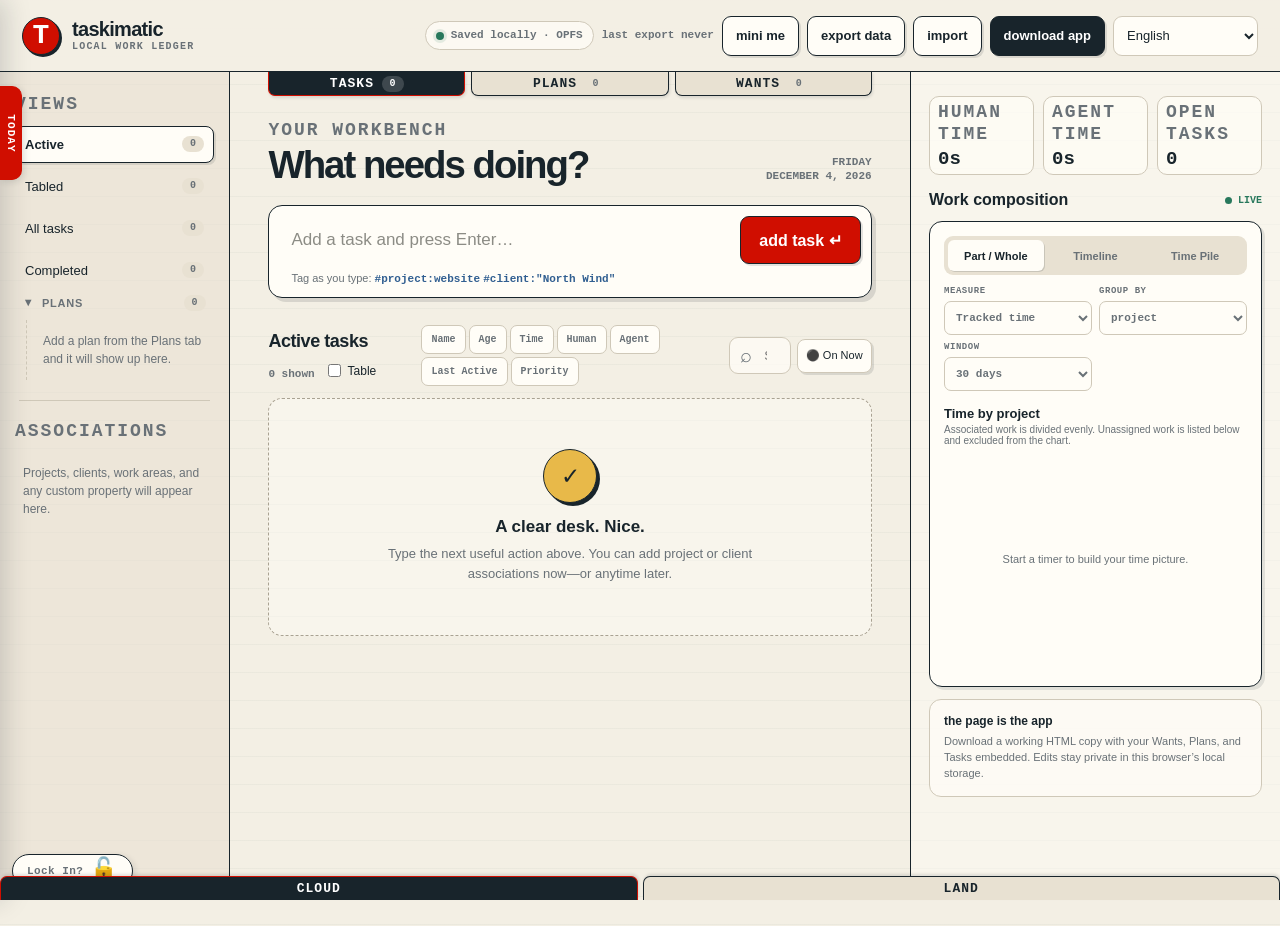
<file: index.html>
<!DOCTYPE html>
<html lang="en">
<head>
    <meta charset="UTF-8">
    <meta name="viewport" content="width=device-width, initial-scale=1.0">
    <meta name="theme-color" content="#f3efe4">
    <title data-i18n="ui.text.pageTitle">taskimatic — private +@$&lt; management | No Sign-Up Required</title>
    <meta name="description" content="private task and time management with zero sign-up. 100% local browser storage (OPFS or IndexedDB), offline-ready, with no cloud tracking or accounts.">
    <link rel="canonical" href="https://taskimatic.com/">
    <meta name="robots" content="index, follow, max-image-preview:large, max-snippet:-1, max-video-preview:-1">

    <!-- Open Graph / Social Sharing -->
    <meta property="og:type" content="website">
    <meta property="og:url" content="https://taskimatic.com/">
    <meta property="og:site_name" content="taskimatic">
    <meta property="og:title" content="taskimatic — private +@$< management | No Sign-Up Required">
    <meta property="og:description" content="Manage tasks, plans, and track time with 100% local browser storage. No accounts, no subscriptions, zero cloud tracking.">
    <meta property="og:image" content="https://taskimatic.com/android-icon-144x144.png">
    <meta property="og:locale" content="en_US">

    <!-- Twitter / X Cards -->
    <meta name="twitter:card" content="summary">
    <meta name="twitter:title" content="taskimatic — private +@$< management | No Sign-Up Required">
    <meta name="twitter:description" content="A private, local-first task and time management with no login or cloud required. Works 100% offline.">
    <meta name="twitter:image" content="https://taskimatic.com/android-icon-144x144.png">

    <!-- Favicons & Web App Manifest -->
    <link rel="icon" type="image/x-icon" href="/favicon.ico">
    <link rel="icon" type="image/png" sizes="32x32" href="/favicon-32x32.png">
    <link rel="icon" type="image/png" sizes="16x16" href="/favicon-16x16.png">
    <link rel="icon" type="image/png" sizes="96x96" href="/favicon-96x96.png">
    <link rel="apple-touch-icon" href="/apple-touch-icon.png">
    <link rel="manifest" href="./tasks.webmanifest">

    <script src="./js/i18n.js" data-taskimatic-i18n-service></script>

    <!-- Structured Data (JSON-LD) -->
    <script type="application/ld+json">
    {
      "@context": "https://schema.org",
      "@type": "WebApplication",
      "name": "taskimatic",
      "headline": "taskimatic — private task & time management | No Sign-Up Required",
      "url": "https://taskimatic.com/",
      "applicationCategory": "ProductivityApplication",
      "operatingSystem": "All",
      "browserRequirements": "Requires JavaScript and IndexedDB support",
      "description": "A free, local-first AI enabled task manager and time management that stores 100% of data locally in your browser with zero login required.",
      "offers": {
        "@type": "Offer",
        "price": "0",
        "priceCurrency": "USD"
      },
      "featureList": [
        "No login or account required",
        "100% local browser storage (OPFS or IndexedDB)",
        "Works offline",
        "Time tracking and task planning",
        "Portable JSON export and import",
        "Zero telemetry or cloud tracking",
        "AI enabled task management",
        "Privacy-focused and secure",
        "WebRTC peer-to-peer synchronization"
      ]
    }
    </script>
    <link rel="stylesheet" href="./css/tasks.css" data-taskimatic-style>
    <link rel="stylesheet" href="./css/protect-modal.css" id="protect-modal-styles" data-taskimatic-style>
</head>
<body>
    <div class="workspace-location-tabs">
        <div class="workspace-tab-list" role="tablist" aria-label="Workspace location" data-i18n-aria-label="ui.text.workspaceLocation">
            <button type="button" class="workspace-tab" id="cloud-tab" role="tab" aria-controls="cloud-panel" aria-selected="true"><span data-i18n="ui.text.cloud">Cloud</span></button>
            <button type="button" class="workspace-tab" id="land-tab" role="tab" aria-controls="land-panel" aria-selected="false" tabindex="-1"><span data-i18n="ui.text.land">Land</span></button>
        </div>
        <div id="cloud-panel" role="tabpanel" aria-labelledby="cloud-tab">
            <header class="sr-only">
                <h1 data-i18n="ui.text.pageHeading">taskimatic — private +@$&lt; management (No Sign-Up Required)</h1>
                <p><span data-i18n="ui.text.a100LocalFirstPrivacyFocusedTaskManagerPlannerAndTimeLedgerThatRunsDirectlyInYourBrow">A 100% local-first, privacy-focused task manager, planner, and time ledger that runs directly in your browser using local browser storage. No login, no cloud sync, and zero tracking.</span></p>
            </header>
            <noscript>
                <div style="padding: 24px; text-align: center; background: #fffdf7; border: 1px solid #cfc8b8; margin: 20px; border-radius: 12px; font-family: sans-serif;">
                    <h2>JavaScript Required for Local Storage</h2>
                    <p>Taskimatic is a 100% local, client-side task management that runs entirely in your browser using local browser storage with no accounts or servers.
                       You can get the benefits of AI agent powered task management right in your browser with MCP-powered features, which are available offline as well.
                       WebRTC peer-to-peer synchronization is also available. Please enable JavaScript to use the app.</p>
                </div>
            </noscript>
            <task-workspace></task-workspace>
        </div>
        <div class="land-panel" id="land-panel" role="tabpanel" aria-labelledby="land-tab" tabindex="0" hidden>
            <section class="land-message">
                <h2><span data-i18n="ui.text.comingSoonAServerOnALocalMachineNearYou">Coming Soon: A server on a local machine near you.</span></h2>
                <p><span data-i18n="ui.text.taskimaticWillSoonGiveYouAWayToSecurelyConnectYourLocalMachineToOurServiceSoYouGetAll">Taskimatic will soon give you a way to securely connect your local machine to our service so you get all the benefits of AI-powered task management and peer-to-peer collaboration while you keep privacy and control over your data.</span></p>
            </section>
        </div>
    </div>

    <!-- A downloaded copy stores its portable task snapshot here. -->
    <script type="application/json" id="taskimatic-seed">[]</script>

    <script src="./js/workspace-tabs.js"></script>

    <script src="./js/offline.js" data-taskimatic-offline></script>
    <script type="module" src="./js/tasks-app.js"></script>
</body>
</html>
</file>
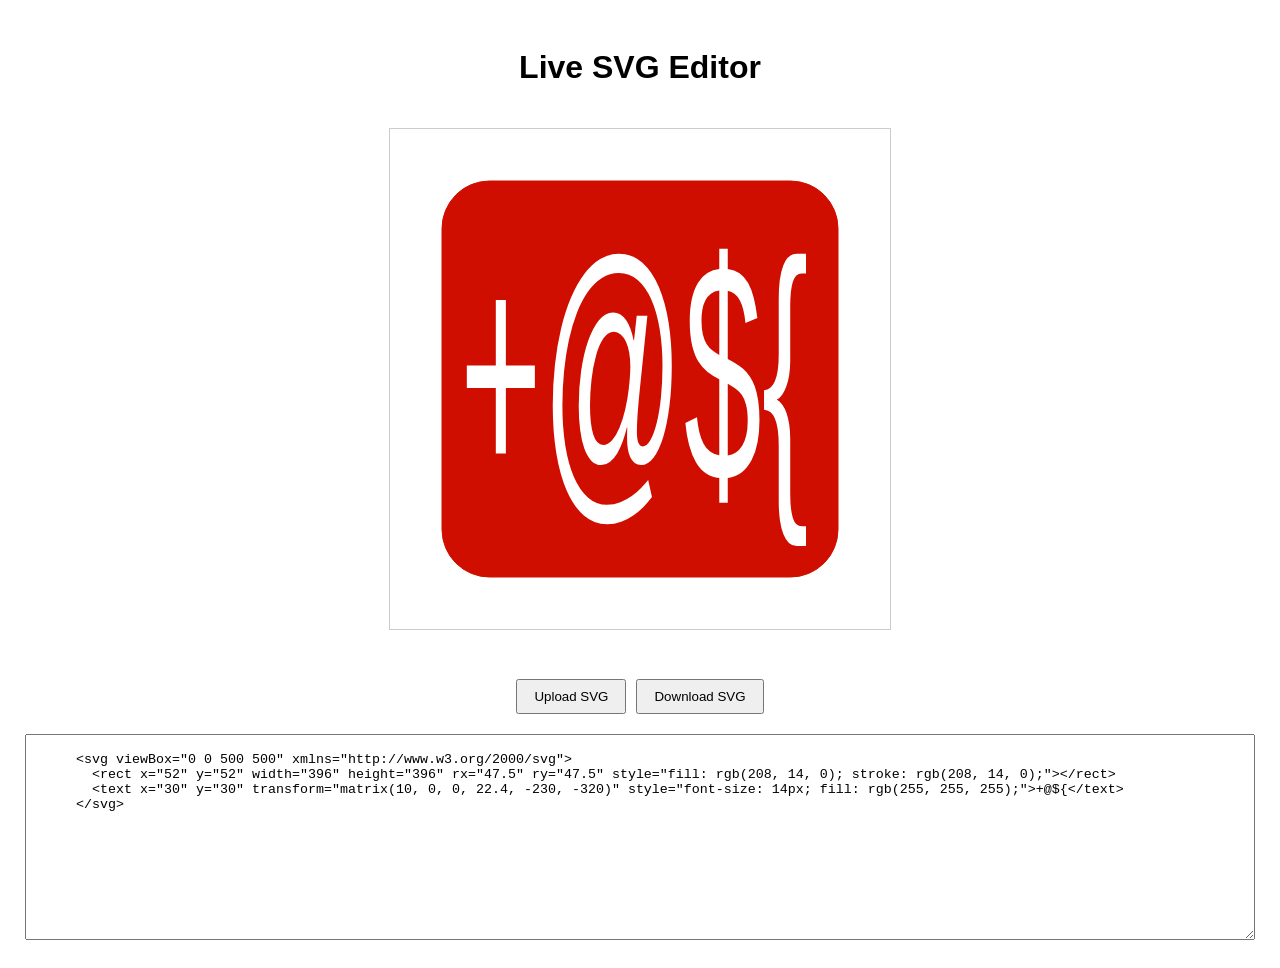
<file: svgedit.html>
<!DOCTYPE html>
<html lang="en">
<head>
  <meta charset="UTF-8">
  <meta name="viewport" content="width=device-width, initial-scale=1.0">
  <title>Live SVG Editor</title>
  <style>
    body {
      font-family: Arial, sans-serif;
      display: flex;
      flex-direction: column;
      align-items: center;
      padding: 20px;
    }
    textarea {
      width: 100%;
      height: 200px;
      margin-top: 20px;
    }
    .svg-container {
      width: 500px;
      height: 500px;
      border: 1px solid #ccc;
      margin-top: 20px;
    }
    .svg-container svg {
      width: 100%;
      height: 100%;
    }
    .toolbar {
      display: flex;
      gap: 10px;
      margin-top: 20px;
    }
    .toolbar button {
      padding: 8px 16px;
      cursor: pointer;
    }
    #error-message {
      color: #b00020;
      margin-top: 10px;
      min-height: 1.2em;
    }
    #color-picker-popover {
      position: absolute;
      background: #fff;
      border: 1px solid #999;
      border-radius: 6px;
      padding: 8px 10px;
      box-shadow: 0 2px 8px rgba(0, 0, 0, 0.25);
      z-index: 10;
    }
  </style>
</head>
<body>

  <h1>Live SVG Editor</h1>

  <!-- SVG Display Container -->
  <div class="svg-container" id="svg-container"></div>

  <div id="error-message" role="alert"></div>

  <!-- Upload / Download controls -->
  <div class="toolbar">
    <button id="upload-btn" type="button">Upload SVG</button>
    <button id="download-btn" type="button">Download SVG</button>
    <input type="file" id="file-input" accept=".svg,image/svg+xml" hidden>
  </div>

  <!-- Floating color picker for clicked shapes -->
  <div id="color-picker-popover" hidden>
    <label>Color: <input type="color" id="color-picker"></label>
  </div>

  <!-- Textarea for SVG Code Editing -->
  <textarea id="svg-textarea" spellcheck="false"></textarea>

  <script>
    // Initial SVG markup
    const initialSVG = `
      <svg viewBox="0 0 500 500" xmlns="http://www.w3.org/2000/svg">
        <rect x="52" y="52" width="396" height="396" rx="47.5" ry="47.5" style="fill: rgb(208, 14, 0); stroke: rgb(208, 14, 0);"></rect>
        <text x="30" y="30" transform="matrix(10, 0, 0, 22.4, -230, -320)" style="font-size: 14px; fill: rgb(255, 255, 255);">+@\${</text>
      </svg>
    `;

    // Elements
    const svgContainer = document.getElementById('svg-container');
    const svgTextarea = document.getElementById('svg-textarea');
    const errorMessage = document.getElementById('error-message');
    const uploadBtn = document.getElementById('upload-btn');
    const downloadBtn = document.getElementById('download-btn');
    const fileInput = document.getElementById('file-input');
    const popover = document.getElementById('color-picker-popover');
    const colorPicker = document.getElementById('color-picker');
    let colorTarget = null;
    let colorProp = 'fill';

    // Function to load SVG from text area
    function loadSVG() {
      popover.hidden = true;
      colorTarget = null;
      const code = svgTextarea.value;
      // Validate as XML first so we can surface parse errors
      const doc = new DOMParser().parseFromString(code, 'image/svg+xml');
      const parseError = doc.querySelector('parsererror');
      if (parseError) {
        errorMessage.textContent = 'Invalid SVG: ' + parseError.textContent.split('\n')[0];
        return; // keep the last good render
      }
      errorMessage.textContent = '';
      svgContainer.innerHTML = code;
    }

    // Load initial SVG
    svgTextarea.value = initialSVG;
    loadSVG();

    // Re-render the SVG whenever the text changes
    svgTextarea.addEventListener('input', loadSVG);

    // Upload an SVG file into the editor
    uploadBtn.addEventListener('click', () => fileInput.click());
    fileInput.addEventListener('change', () => {
      const file = fileInput.files[0];
      if (!file) return;
      const reader = new FileReader();
      reader.onload = () => {
        svgTextarea.value = reader.result;
        loadSVG();
      };
      reader.readAsText(file);
      fileInput.value = ''; // allow re-selecting the same file
    });

    // Download the current SVG markup as a file
    downloadBtn.addEventListener('click', () => {
      const blob = new Blob([svgTextarea.value], { type: 'image/svg+xml' });
      const url = URL.createObjectURL(blob);
      const a = document.createElement('a');
      a.href = url;
      a.download = 'image.svg';
      a.click();
      URL.revokeObjectURL(url);
    });

    // Convert a computed CSS color (e.g. "rgb(208, 14, 0)") to "#rrggbb"
    function rgbToHex(color) {
      const m = color.match(/rgba?\(\s*(\d+)[,\s]+(\d+)[,\s]+(\d+)/);
      if (!m) return '#000000';
      return '#' + [m[1], m[2], m[3]]
        .map(n => Number(n).toString(16).padStart(2, '0'))
        .join('');
    }

    // Show a color picker when a colored part of the image is clicked/tapped
    svgContainer.addEventListener('click', (e) => {
      const el = e.target;
      colorTarget = null;
      popover.hidden = true;
      if (!(el instanceof SVGElement) || el.tagName.toLowerCase() === 'svg') return;

      // Prefer fill, fall back to stroke
      const style = getComputedStyle(el);
      let color = style.fill;
      colorProp = 'fill';
      if (!color || color === 'none' || color === 'transparent' || color.startsWith('url(')) {
        color = style.stroke;
        colorProp = 'stroke';
      }
      if (!color || color === 'none' || color === 'transparent' || color.startsWith('url(')) return;

      colorTarget = el;
      colorPicker.value = rgbToHex(color);
      popover.style.left = e.pageX + 'px';
      popover.style.top = e.pageY + 'px';
      popover.hidden = false;
    });

    // Apply the chosen color and sync the markup back to the textarea
    colorPicker.addEventListener('input', () => {
      if (!colorTarget) return;
      colorTarget.style[colorProp] = colorPicker.value;
      svgTextarea.value = svgContainer.innerHTML;
    });

    // Hide the picker when clicking outside the image and the picker
    document.addEventListener('click', (e) => {
      if (!popover.hidden && !popover.contains(e.target) && !svgContainer.contains(e.target)) {
        popover.hidden = true;
        colorTarget = null;
      }
    });
  </script>

</body>
</html>
</file>
<file: css/tasks.css>
:root {
    --paper: #f3efe4;
    --paper-deep: #e8e1d2;
    --panel: #fffdf7;
    --ink: #18242b;
    --chalk: #ffffff;
    --muted: #697177;
    --line: #cfc8b8;
    --accent: #D00E00;
    --accent-light: #e65135;
    --green: #28785c;
    --green-soft: #dcebe3;
    --blue: #315f91;
    --yellow: #e8b949;
    --shadow: 4px 4px 0 rgba(24, 36, 43, 0.13);
    --radius: 14px;
    color-scheme: light;
}

* { box-sizing: border-box; }

html { min-height: 100%; }

body {
    min-width: 320px;
    min-height: 100vh;
    margin: 0;
    background:
        linear-gradient(rgba(24, 36, 43, 0.035) 1px, transparent 1px),
        var(--paper);
    background-size: 100% 28px;
    color: var(--ink);
    font-family: Inter, ui-sans-serif, -apple-system, BlinkMacSystemFont, "Segoe UI", sans-serif;
}

button, input, select, textarea { font: inherit; }
button { color: inherit; }
[hidden] { display: none !important; }

.sr-only {
    position: absolute;
    width: 1px;
    height: 1px;
    padding: 0;
    margin: -1px;
    overflow: hidden;
    clip: rect(0, 0, 0, 0);
    white-space: nowrap;
    border: 0;
}

button, .button {
    min-height: 40px;
    border: 1px solid var(--ink);
    border-radius: 9px;
    background: var(--panel);
    box-shadow: 2px 2px 0 rgba(24, 36, 43, 0.12);
    cursor: pointer;
    transition: transform 120ms ease, box-shadow 120ms ease, background 120ms ease;
}

button:hover, .button:hover { background: var(--accent); color: var(--chalk); }
button:active, .button:active { transform: translate(2px, 2px); box-shadow: none; }
button:focus-visible, input:focus-visible, select:focus-visible, textarea:focus-visible {
    outline: 3px solid rgba(49, 95, 145, 0.28);
    outline-offset: 2px;
}


.workspace-location-tabs, .workspace-location-tabs > [role="tabpanel"] { width: 100%; min-width: 0; }
.workspace-location-tabs { min-height: 100vh; padding-bottom: 26px; }
.workspace-tab-list {
    position: fixed;
    left: 0;
    right: 0;
    bottom: 0;
    z-index: 65;
    display: flex;
    justify-content: center;
    gap: 5px;
    height: 24px;
    background: transparent;
    pointer-events: none;
}
.workspace-tab-list .workspace-tab {
    border-top: 1px solid var(--ink);
    border-bottom: none;
    border-radius: 7px 7px 0 0;
    box-shadow: 1px -2px 3px rgba(24, 36, 43, .12);
    pointer-events: auto;
}
.workspace-tab {
    min-height: 0;
    height: 24px;
    padding: 0 12px;
    border-top: none;
    border-radius: 0 0 7px 7px;
    background: var(--paper-deep);
    box-shadow: 1px 2px 3px rgba(24, 36, 43, .12);
    font: 800 10px/1 ui-monospace, SFMono-Regular, Menlo, monospace;
    letter-spacing: .08em;
    text-transform: uppercase;
}
button[role="tab"]:hover { background: var(--panel); color: var(--ink); }
.workspace-tab[aria-selected="true"] { background: var(--accent); color: white; border-color: var(--accent); }
task-workspace { display: block; min-height: calc(100vh - 24px); }
.land-panel {
    min-height: calc(100vh - 24px);
    display: grid;
    place-items: center;
    padding: 36px 24px;
}
.land-message {
    max-width: 520px;
    padding: 32px;
    border: 1px solid var(--line);
    border-radius: var(--radius);
    background: var(--panel);
    box-shadow: var(--shadow);
}
.land-message h1 { margin: 0 0 16px; font-size: clamp(24px, 4vw, 32px); line-height: 1.2; }
.land-message p { margin: 0; color: var(--muted); line-height: 1.7; }

.topbar {
    min-height: 72px;
    display: flex;
    flex-wrap: wrap;
    align-items: center;
    justify-content: space-between;
    gap: 24px;
    padding: 14px 22px;
    border-bottom: 1px solid var(--ink);
    background: rgba(243, 239, 228, 0.96);
    position: sticky;
    top: 0;
    z-index: 20;
}

.brand { display: flex; align-items: center; gap: 12px; }
.brand-mark {
    width: 38px;
    height: 38px;
    min-height: 38px;
    padding: 0;
    cursor: help;
    display: grid;
    place-items: center;
    border: 1px solid var(--ink);
    border-radius: 50%;
    background: var(--accent);
    color: white;
    box-shadow: 2px 2px 0 var(--ink);
    font: 800 28px/1 ui-monospace, SFMono-Regular, Menlo, monospace;
}
.brand-help {
    position: fixed;
    inset: auto;
    margin: 0;
    width: min(300px, calc(100vw - 32px));
    padding: 20px;
    overflow: visible;
    border: 2px solid var(--ink);
    border-radius: 18px 22px 20px 6px;
    background: var(--panel);
    color: var(--ink);
    box-shadow: 4px 4px 0 var(--ink);
    font-size: 14px;
    line-height: 1.5;
}
.brand-help::before {
    content: '';
    position: absolute;
    top: -8px;
    left: 7px;
    width: 16px;
    height: 16px;
    background: var(--panel);
    border-top: 2px solid var(--ink);
    border-left: 2px solid var(--ink);
    transform: skewY(-20deg) rotate(55deg);
}
.brand-help p { margin: 0 0 10px; }
.brand-help strong { font-weight: 850; }
.brand-help a { color: var(--ink); text-underline-offset: 3px; }
.brand-help a:hover { color: var(--accent); }
.brand-help small { display: block; font-size: 11px; }

.brand-name { font-weight: 850; letter-spacing: -0.035em; font-size: 20px; }
.brand-sub { color: var(--muted); font: 650 10px/1.2 ui-monospace, SFMono-Regular, Menlo, monospace; letter-spacing: 0.12em; text-transform: uppercase; }
.top-actions { display: flex; flex-wrap: wrap; align-items: center; gap: 8px; }
.top-actions button { padding: 0 13px; font-weight: 720; font-size: 13px; }
.language-picker { min-height: 40px; max-width: 150px; padding: 0 9px; border: 1px solid var(--line); border-radius: 9px; background: var(--panel); color: var(--ink); font-size: 13px; }
.top-actions .primary { background: var(--ink); color: white; }
.top-actions .primary:hover { background: #2c3d46; }
.top-actions .pip-action[aria-pressed="true"] { background: var(--green); color: white; }

.storage-state {
    display: inline-flex;
    align-items: center;
    gap: 7px;
    padding: 8px 10px;
    border: 1px solid var(--line);
    border-radius: 999px;
    color: var(--muted);
    background: rgba(255, 253, 247, 0.72);
    font: 650 11px/1 ui-monospace, SFMono-Regular, Menlo, monospace;
    white-space: nowrap;
}

.storage-dot { width: 8px; height: 8px; border-radius: 50%; background: var(--green); box-shadow: 0 0 0 3px rgba(40,120,92,.12); }
.storage-state[data-mode="memory"] .storage-dot { background: var(--yellow); }

.app-grid {
    display: grid;
    grid-template-columns: 230px minmax(390px, 1fr) minmax(315px, 370px);
    min-height: calc(100vh - 72px);
}

.rail {
    border-right: 1px solid var(--ink);
    padding: 22px 15px;
    background: rgba(232, 225, 210, 0.58);
}

.rail-sticky { position: sticky; top: 94px; }
.eyebrow { color: var(--muted); font: 750 18px/1.2 ui-monospace, SFMono-Regular, Menlo, monospace; letter-spacing: .11em; text-transform: uppercase; }
.nav-list { display: grid; gap: 5px; margin-top: 10px; }
.association-nav { display: grid; gap: 4px; margin-top: 10px; }
.nav-button, .association-button {
    width: 100%;
    min-height: 37px;
    display: flex;
    align-items: center;
    justify-content: space-between;
    gap: 8px;
    padding: 7px 9px;
    border: 1px solid transparent;
    border-radius: 8px;
    background: transparent;
    box-shadow: none;
    text-align: left;
    font-size: 13px;
    cursor: pointer;
}

.nav-button:hover, .association-button:hover { background: var(--paper); color: var(--ink); }
.nav-button.active, .association-button.active { border-color: var(--ink); background: var(--panel); box-shadow: 2px 2px 0 rgba(24,36,43,.11); font-weight: 700; }
.nav-count { min-width: 22px; padding: 3px 6px; border-radius: 999px; background: var(--paper-deep); color: var(--muted); font: 700 10px/1 ui-monospace, SFMono-Regular, Menlo, monospace; text-align: center; }
.rail-rule { border: 0; border-top: 1px solid var(--line); margin: 20px 4px; }

/* Collapsible Association Trees */
.association-drawer { position: relative;  max-height: calc(100vh - 320px); overflow: auto; }
.drawer-header { display: flex; align-items: center; justify-content: space-between; gap: 8px; }
.drawer-close {
    display: none;
    width: 32px;
    height: 32px;
    min-height: 32px;
    padding: 0;
    align-items: center;
    justify-content: center;
    border: 1px solid var(--line);
    border-radius: 8px;
    background: var(--panel);
    color: var(--muted);
    font-size: 14px;
    line-height: 1;
    cursor: pointer;
}
.drawer-close:hover { border-color: var(--ink); color: var(--ink); background: var(--paper); }
.panel-grab-tab { display: none; }
.drawer-scrim {
    position: fixed;
    inset: 0;
    background: rgba(24, 36, 43, 0.42);
    backdrop-filter: blur(2px);
    -webkit-backdrop-filter: blur(2px);
    z-index: 45;
    opacity: 0;
    pointer-events: none;
    transition: opacity 220ms ease;
}
.drawer-scrim.is-active { opacity: 1; pointer-events: auto; }

.today-drawer {
    position: fixed;
    inset: 0 auto 0 0;
    z-index: 60;
    width: min(560px, 94vw);
    height: 100vh;
    height: 100dvh;
    padding: 28px 10px 40px 10px;
    overflow-y: auto;
    overscroll-behavior: contain;
    background: var(--paper);
    border-right: 1px solid var(--ink);
    box-shadow: 5px 0 25px rgba(24, 36, 43, .18);
    transform: translateX(-100%);
    transition: transform 260ms cubic-bezier(.16, 1, .3, 1);
}
.today-drawer.is-open { transform: translateX(0); }
.today-drawer .drawer-header { margin-bottom: 14px; padding-bottom: 10px; border-bottom: 1px solid var(--line); }
.today-drawer h2 { margin: 0; font-size: 20px; }
.today-drawer .drawer-close { display: flex; }
.today-drawer task-sort-controls { margin-bottom: 16px; }
.today-task-list, .task-group-list { display: grid; gap: 11px; }
.task-group-heading { margin: 6px 0 10px; color: var(--muted); font-size: 13px; }
.panel-grab-tab.today-tab {
    display: flex;
    align-items: center;
    justify-content: center;
    position: fixed;
    top: 86px;
    bottom: auto;
    touch-action: none;
    user-select: none;
    cursor: ns-resize;
    left: 0;
    z-index: 62;
    width: 22px;
    height: 94px;
    padding: 0;
    border-left: none;
    border-radius: 0 10px 10px 0;
    background: var(--accent);
    color: white;
    border-color: var(--accent);
    box-shadow: 2px 2px 6px rgba(24, 36, 43, .12);
}
/* Brief flutter, followed by a long rest; keep the left edge anchored. */
@keyframes today-flag-wave {
    0%, 24%, 100% { transform: perspective(180px) rotateY(0deg) skewY(0deg); }
    5%, 15% { transform: perspective(180px) rotateY(-9deg) skewY(1.5deg); }
    10%, 20% { transform: perspective(180px) rotateY(6deg) skewY(-1.5deg); }
}
.panel-grab-tab.today-tab {
    transform-origin: left center;
    animation: today-flag-wave 8s ease-in-out infinite;
}
.panel-grab-tab.today-tab:is(:hover, :focus-visible, :active, .is-dragging, [aria-expanded="true"]) { animation: none; }
.today-tab.is-dragging { transition: none; }
.today-lock { margin: 0 0 14px; color: var(--green); font-size: 12px; line-height: 1.5; }
.today-drawer .drawer-close:disabled { opacity: .45; cursor: not-allowed; }
.today-tab .tab-text { transform: rotate(90deg); font: 800 11px/1 ui-monospace, SFMono-Regular, Menlo, monospace; letter-spacing: .1em; text-transform: uppercase; white-space: nowrap; }
.panel-grab-tab.today-tab:hover { background: var(--accent); color: white; border-color: var(--accent); }
.panel-grab-tab.today-tab[aria-expanded="true"] { background: var(--accent); color: white; border-color: var(--accent); }

.phone-install-guide { position: fixed; z-index: 90; left: 12px; right: 12px; bottom: max(12px, env(safe-area-inset-bottom)); max-width: 420px; max-height: 65dvh; overflow: auto; margin: 0 auto; padding: 18px; border: 1px solid var(--ink); border-radius: 14px; background: var(--panel); color: var(--ink); box-shadow: 0 8px 32px rgba(24,36,43,.25); }
.phone-install-guide h2 { margin: 0 0 8px; font-size: 17px; }
.phone-install-guide p { margin: 8px 0; font-size: 13px; line-height: 1.5; }
.phone-install-actions { display: flex; justify-content: flex-end; gap: 8px; margin-top: 14px; }
.phone-install-actions button { min-height: 44px; padding: 0 14px; border: 1px solid var(--ink); border-radius: 8px; background: var(--panel); color: var(--ink); font: inherit; cursor: pointer; }
.phone-install-actions .phone-install-button { background: var(--ink); color: var(--panel); }
.phone-install-actions button:focus-visible { outline: 3px solid var(--accent); outline-offset: 2px; }

.lock-in-pill {
    position: fixed;
    left: 12px;
    bottom: 12px;
    z-index: 62;
    min-height: 34px;
    padding: 0 14px;
    border: 1px solid var(--ink);
    border-radius: 999px;
    background: var(--panel);
    color: var(--muted);
    box-shadow: 2px 2px 6px rgba(24, 36, 43, .12);
    font: 800 11px/1 ui-monospace, SFMono-Regular, Menlo, monospace;
    letter-spacing: .04em;
    white-space: nowrap;
    cursor: grab;
    touch-action: none;
    user-select: none;
}
.lock-in-pill:hover { border-color: var(--accent); color: var(--ink); }
.lock-in-pill.is-locked { background: var(--accent); border-color: var(--accent); color: white; }
.lock-in-pill.is-dragging { cursor: grabbing; transition: none; }
.lock-in-pill:focus-visible { outline: 3px solid rgba(208, 14, 0, .28); outline-offset: 2px; }
.lock-in-pill .lock-in-emoji { font-size: 22px; line-height: 1; vertical-align: -2px; }

.association-group {
    border-radius: 8px;
}
.association-summary {
    display: flex;
    align-items: center;
    justify-content: space-between;
    gap: 7px;
    padding: 6px 8px;
    color: var(--muted);
    font-size: 11px;
    font-weight: 800;
    text-transform: uppercase;
    letter-spacing: .07em;
    cursor: pointer;
    user-select: none;
    list-style: none;
    border-radius: 7px;
    transition: background 120ms ease, color 120ms ease;
}
.association-summary::-webkit-details-marker { display: none; }
.association-summary::marker { display: none; }
.association-summary:hover { background: rgba(24, 36, 43, 0.05); color: var(--ink); }
.association-summary-left { display: flex; align-items: center; gap: 7px; min-width: 0; overflow: hidden; }
.association-caret {
    display: inline-flex;
    align-items: center;
    justify-content: center;
    width: 12px;
    height: 12px;
    font-size: 8px;
    color: var(--muted);
    transition: transform 160ms cubic-bezier(0.16, 1, 0.3, 1);
    transform: rotate(0deg);
}
.association-group[open] > .association-summary .association-caret { transform: rotate(90deg); }
.association-color { width: 7px; height: 7px; border-radius: 2px; background: var(--association-color, var(--blue)); flex-shrink: 0; }
.association-type-label { overflow: hidden; text-overflow: ellipsis; white-space: nowrap; }
.association-tree-children {
    display: grid;
    gap: 3px;
    padding-left: 8px;
    margin-top: 3px;
    margin-left: 11px;
    border-left: 1px dashed var(--line);
}
.association-button {
    min-height: 33px;
    padding: 5px 8px;
    font-size: 12.5px;
    border-radius: 7px;
}
.association-button span:first-child { overflow: hidden; text-overflow: ellipsis; white-space: nowrap; }
.no-associations { margin: 12px 8px; color: var(--muted); font-size: 12px; line-height: 1.5; }

.main-column { min-width: 0; padding: 0px clamp(18px, 3vw, 42px) 64px; }
.welcome-row { display: flex; align-items: end; justify-content: space-between; gap: 20px; margin-bottom: 22px; }
.welcome-row h1 { margin: 4px 0 0; font-size: clamp(27px, 3vw, 42px); line-height: .98; letter-spacing: -.052em; }
.date-stamp { color: var(--muted); font: 700 11px/1.3 ui-monospace, SFMono-Regular, Menlo, monospace; text-align: right; text-transform: uppercase; }

.capture-card {
    padding: 10px;
    border: 1px solid var(--ink);
    border-radius: var(--radius);
    background: var(--panel);
    box-shadow: var(--shadow);
}

.capture-form { display: grid; grid-template-columns: 1fr auto; gap: 8px; }
.capture-input {
    width: 100%;
    height: 48px;
    border: 0;
    padding: 0 12px;
    background: transparent;
    color: var(--ink);
    font-size: 17px;
    font-weight: 650;
}

.capture-input::placeholder { color: #8c8c85; font-weight: 500; }
.capture-input:focus { outline: 0; }
.add-button { min-width: 112px; padding: 0 18px; border-radius: 9px; background: var(--accent); color: white; font-weight: 850; }
.add-button:hover { background: var(--accent-light); }
.capture-help { margin: 8px 12px 2px; color: var(--muted); font-size: 11px; }
.capture-help code { color: var(--blue); font: 700 11px ui-monospace, SFMono-Regular, Menlo, monospace; }

.stats-row { display: grid; grid-template-columns: repeat(3, 1fr); gap: 9px; margin: 0 0 16px; }
.stat { min-width: 0; padding: 5px 8px; border: 1px solid var(--line); border-radius: 10px; background: rgba(255,253,247,.64); }
.stat-value { display: block; margin-top: 5px; font: 820 19px/1 ui-monospace, SFMono-Regular, Menlo, monospace; white-space: nowrap; overflow: hidden; text-overflow: ellipsis; }

.workspace-tabs { display: flex; gap: 6px; margin: 0 0 24px; position: sticky; top: 72px; z-index: 15; }
.workspace-tab { flex: 1; display: flex; justify-content: center; align-items: center; gap: 8px; padding: 9px 12px; font-weight: 750; font-size: 13px; }
.workspace-tab[aria-selected="true"] { background: var(--ink); color: white; }
.workspace-tab[aria-selected="true"] .nav-count { background: rgba(255,255,255,.17); color: white; }
.planning-list { display: grid; gap: 14px; margin-top: 18px; }
.planning-search { margin: 20px 0 12px; }
.planning-search input { width: 100%; height: 37px; border: 1px solid var(--line); border-radius: 9px; background: var(--panel); padding: 0 12px; }
.planning-help { color: var(--muted); font-size: 13px; line-height: 1.6; }
.agent-manager { width: min(555px, calc(100vw - 28px)); max-height: 85vh; overflow: auto; padding: 20px; border: 1px solid var(--ink); border-radius: var(--radius); background: var(--panel); color: var(--ink); box-shadow: var(--shadow); }
.agent-manager::backdrop { background: rgba(24,36,43,.42); }
.agent-manager h2 { margin-top: 0; }
.agent-manager p { color: var(--muted); font-size: 12px; line-height: 1.5; }
.global-agent-form { display: flex; gap: 6px; margin-bottom: 16px; }
.global-agent-name { flex: 1; min-width: 0; padding: 8px; border: 1px solid var(--line); border-radius: 8px; background: var(--paper); }
.agent-list { display: grid; gap: 8px; margin-bottom: 16px; }
.agent-row { display: grid; grid-template-columns: minmax(0, 1fr) auto auto; align-items: center; gap: 10px; padding: 8px 0; border-bottom: 1px solid var(--line); font-size: 12px; }
.agent-row strong { overflow-wrap: anywhere; }
.agent-row span { color: var(--muted); }
.agent-row button { min-height: 30px; }
.agent-row button:disabled { opacity: .45; cursor: not-allowed; }
.agent-error { color: var(--accent); }
planning-item { display: block; min-width: 0; }

.list-toolbar { display: flex; align-items: center; justify-content: space-between; gap: 14px; margin: 27px 0 12px; }
.list-heading { display: flex; align-items: baseline; flex-wrap: wrap; gap: 9px; }
.table-toggle { display: inline-flex; align-items: center; gap: 4px; font-size: 12px; cursor: pointer; }
.table-toggle input { accent-color: var(--blue); }
.hierarchy-button { min-height: 27px; padding: 0 7px; border-color: var(--line); box-shadow: none; font-size: 11px; }
task-table { display: block; min-width: 0; }
.list-heading h2 { margin: 0; font-size: 18px; letter-spacing: -.025em; }
.list-count { color: var(--muted); font: 700 11px ui-monospace, SFMono-Regular, Menlo, monospace; }
.list-toolbar-right { display: flex; align-items: center; gap: 8px; }
task-sort-controls { display: block; min-width: 0; }
searcher-element { position: relative; display: block; width: min(230px, 42%); }
.searcher-field { position: relative; display: flex; align-items: center; gap: 6px; }
.searcher-field .searcher-input { min-width: 0; flex: 1; }
.searcher-on-now { flex: none; white-space: nowrap; min-height: 34px; padding: 0 8px; border: 1px solid var(--line); border-radius: 8px; background: var(--panel); color: var(--ink); font-size: 11px; cursor: pointer; }
.searcher-on-now[aria-pressed="true"] { background: var(--accent); color: white; border-color: var(--accent); }
.searcher-field::before { content: "⌕"; position: absolute; left: 11px; top: 7px; color: var(--muted); font-size: 20px; pointer-events: none; }
.searcher-input { width: 100%; height: 37px; border: 1px solid var(--line); border-radius: 9px; background: rgba(255,253,247,.72); padding: 0 10px 0 34px; color: var(--ink); font-size: 13px; }
.searcher-menu { position: absolute; z-index: 30; top: calc(100% + 5px); left: 0; right: 0; overflow: hidden; border: 1px solid var(--line); border-radius: 9px; background: var(--panel); box-shadow: var(--shadow); }
.searcher-option { width: 100%; min-height: 34px; display: grid; grid-template-columns: minmax(0, 1fr) auto; gap: 6px; align-items: center; padding: 0 5px 0 10px; border: 0; border-radius: 0; background: transparent; box-shadow: none; text-align: left; font-size: 12px; }
.searcher-option:hover { background: var(--paper); color: var(--ink); }
.searcher-query { overflow: hidden; text-overflow: ellipsis; white-space: nowrap; }
.searcher-remove { min-width: 26px; min-height: 26px; border: 0; border-radius: 6px; background: transparent; box-shadow: none; color: var(--muted); font-size: 18px; line-height: 1; }
.searcher-remove:hover { color: var(--accent); background: rgba(230,81,53,.1); }

.active-filter {
    display: flex;
    align-items: center;
    justify-content: space-between;
    gap: 12px;
    margin-bottom: 12px;
    padding: 9px 11px;
    border-left: 3px solid var(--blue);
    background: rgba(49,95,145,.08);
    color: var(--blue);
    font-size: 12px;
    font-weight: 750;
}

.active-filter button { min-height: 28px; padding: 0 9px; border-color: rgba(49,95,145,.35); background: transparent; box-shadow: none; color: var(--blue); font-size: 11px; }
.task-list { display: grid; gap: 11px; }
.task-list, .task-list .task-group-list { grid-template-columns: repeat(var(--task-columns, 1), minmax(470px, 1fr)); align-items: start; }
.task-list > .task-group, .task-list > task-table, .task-list > task-item[table-detail], .task-list > .empty-state { grid-column: 1 / -1; min-width: 0; }
.task-list task-item { min-width: 0; }
task-item { display: block; }

.empty-state { padding: 50px 24px; border: 1px dashed #a9a292; border-radius: var(--radius); background: rgba(255,253,247,.42); text-align: center; }
.empty-mark { width: 54px; height: 54px; display: grid; place-items: center; margin: 0 auto 14px; border: 1px solid var(--ink); border-radius: 50%; background: var(--yellow); box-shadow: 3px 3px 0 var(--ink); font-size: 23px; }
.empty-state h3 { margin: 0 0 7px; font-size: 17px; }
.empty-state p { max-width: 390px; margin: 0 auto; color: var(--muted); font-size: 13px; line-height: 1.55; }

.insights-column {
    min-width: 0;
    border-left: 1px solid var(--ink);
    padding: 24px 18px 48px;
    background: rgba(255,253,247,.42);
    position: relative;
}
.insights-sticky { position: sticky; top: 94px; }
.insights-heading { display: flex; align-items: center; justify-content: space-between; gap: 12px; margin-bottom: 12px; }
.insights-heading h2 { margin: 0; font-size: 16px; }
.insights-heading-right { display: flex; align-items: center; gap: 8px; }
.live-label { display: inline-flex; align-items: center; gap: 6px; color: var(--green); font: 750 10px ui-monospace, SFMono-Regular, Menlo, monospace; text-transform: uppercase; }
.live-label::before { content: ""; width: 7px; height: 7px; border-radius: 50%; background: var(--green); }

.portable-card { margin-top: 12px; padding: 14px; border: 1px solid var(--line); border-radius: 12px; background: rgba(255,253,247,.72); }
.portable-card strong { display: block; margin-bottom: 5px; font-size: 12px; }
.portable-card p { margin: 0; color: var(--muted); font-size: 11px; line-height: 1.48; }

.toast-region { position: fixed; right: 18px; bottom: 18px; z-index: 100; display: grid; gap: 8px; pointer-events: none; }
.toast { max-width: 340px; padding: 11px 14px; border: 1px solid var(--ink); border-radius: 9px; background: var(--ink); color: white; box-shadow: 3px 3px 0 rgba(230,81,53,.55); font-size: 12px; animation: toast-in 180ms ease-out; }
@keyframes toast-in { from { transform: translateY(8px); opacity: 0; } }

@media (888px < width < 1170px) {
    .app-grid { grid-template-columns: 230px minmax(0, 1fr); }
}

@media (width < 1170px) {
    /* Right Work / Insights Slide-out Panel */
    .insights-column {
        position: fixed;
        top: 0;
        bottom: 0;
        right: 0;
        z-index: 60;
        width: min(360px, 88vw);
        height: 100vh;
        height: 100dvh;
        background: var(--paper);
        border-left: 1px solid var(--ink);
        box-shadow: -5px 0 25px rgba(24, 36, 43, 0.18);
        padding: 18px 14px 28px;
        overflow-y: auto;
        overscroll-behavior: contain;
        transform: translateX(100%);
        transition: transform 260ms cubic-bezier(0.16, 1, 0.3, 1);
    }
    .insights-column.is-open { transform: translateX(0); }
    .insights-sticky { position: static; }

    #insights-tab {
        display: flex;
        align-items: center;
        justify-content: center;
        position: fixed;
        bottom: 0;
        right: 0;
        z-index: 62;
        width: 28px;
        height: 150px;
        min-height: 0;
        padding: 0;
        border: 1px solid var(--ink);
        border-right: none;
        border-bottom: none;
        border-radius: 10px 0 0 0;
        background: var(--paper-deep);
        color: var(--ink);
        box-shadow: -2px -2px 6px rgba(24, 36, 43, 0.12);
        cursor: pointer;
        user-select: none;
        touch-action: manipulation;
        transition: background 120ms ease, box-shadow 120ms ease;
    }
    #insights-tab:hover, #insights-tab:active { background: var(--paper); }
    #insights-tab .tab-text {
        display: block;
        transform: rotate(-90deg);
        font: 800 11px/1 ui-monospace, SFMono-Regular, Menlo, monospace;
        letter-spacing: .12em;
        text-transform: uppercase;
        white-space: nowrap;
        color: var(--ink);
    }
    #insights-tab[aria-expanded="true"] { background: var(--accent); border-color: var(--accent); color: white; }
    #insights-tab[aria-expanded="true"] .tab-text { color: white; }
    #insights-close { display: flex; }
    .insights-heading { margin-bottom: 14px; padding-bottom: 10px; border-bottom: 1px solid var(--line); }
}

@media (max-width: 888px) {
    .topbar { position: static; min-height: auto; align-items: flex-start; flex-wrap: wrap; padding: 12px 14px; }
    .workspace-tabs {
        position: sticky;
        top: var(--plans-nav-height, 0px);
        background: var(--paper);
    }
    .brand-sub, .storage-state, .desktop-action { display: none; }
    backup-tracker::part(status) { display: none; }
    .top-actions button { padding: 0 10px; }
    .app-grid { display: block; }

    /* Mobile Bottom Views Rail */
    .rail { display: contents; }
    .rail-sticky { display: contents; }
    .plans-nav {
        position: sticky;
        top: 0;
        z-index: 30;
        background: var(--paper);
        border-bottom: 1px solid var(--ink);
    }
    .rail-eyebrow, .rail-rule { display: none; }
    .nav-list {
        position: fixed;
        bottom: 0;
        left: 0;
        right: 0;
        top: auto;
        z-index: 40;
        width: 100%;
        border: 0;
        border-top: 1px solid var(--ink);
        background: rgba(243, 239, 228, 0.97);
        backdrop-filter: blur(16px);
        -webkit-backdrop-filter: blur(16px);
        padding: 6px 42px;
        padding-bottom: max(6px, env(safe-area-inset-bottom));
        box-shadow: 0 -3px 12px rgba(24, 36, 43, 0.09);
        overflow: visible;
        display: grid;
        grid-template-columns: repeat(4, 1fr);
        gap: 5px;
        margin: 0;
        box-sizing: border-box;
    }
    .nav-button {
        width: 100%;
        min-height: 44px;
        display: flex;
        flex-direction: column;
        justify-content: center;
        align-items: center;
        gap: 2px;
        padding: 3px 2px;
        font-size: 11px;
        font-weight: 750;
        border: 1px solid transparent;
        border-radius: 8px;
        background: rgba(255, 253, 247, 0.6);
    }
    .nav-button.active {
        border-color: var(--ink);
        background: var(--panel);
        box-shadow: 1px 1px 0 rgba(24, 36, 43, 0.12);
    }
    .nav-count { min-width: 17px; padding: 1px 4px; font-size: 9px; }

    /* Left Associations Slide-out Panel */
    .association-drawer {
        position: fixed;
        top: 0;
        bottom: 0;
        left: 0;
        z-index: 60;
        width: min(360px, 88vw);
        height: 100vh;
        height: 100dvh;
        background: var(--paper);
        border-right: 1px solid var(--ink);
        box-shadow: 5px 0 25px rgba(24, 36, 43, 0.18);
        padding: 28px 14px 28px;
        overflow-y: auto;
        overscroll-behavior: contain;
        transform: translateX(-100%);
        transition: transform 260ms cubic-bezier(0.16, 1, 0.3, 1);
    }
    .association-drawer.is-open { transform: translateX(0); }

    /* Fixed Grab Tabs at Bottom of Window */
    .panel-grab-tab:not(.today-tab) {
        display: flex;
        align-items: center;
        justify-content: center;
        position: fixed;
        bottom: 0;
        z-index: 62;
        background: var(--paper-deep);
        border: 1px solid var(--ink);
        border-bottom: none;
        color: var(--ink);
        cursor: pointer;
        user-select: none;
        transition: background 120ms ease, box-shadow 120ms ease;
        touch-action: manipulation;
        padding: 0;
    }
    .panel-grab-tab:not(.today-tab):hover, .panel-grab-tab:not(.today-tab):active {
        background: var(--paper);
    }
    .panel-grab-tab:not(.today-tab).left-tab {
        left: 0;
        width: 28px;
        height: 150px;
        border-left: none;
        border-radius: 0 10px 0 0;
        box-shadow: 2px -2px 6px rgba(24, 36, 43, 0.12);
    }
    .panel-grab-tab:not(.today-tab) .tab-text {
        display: block;
        font: 800 11px/1 ui-monospace, SFMono-Regular, Menlo, monospace;
        letter-spacing: 0.12em;
        text-transform: uppercase;
        white-space: nowrap;
        color: var(--ink);
    }
    .panel-grab-tab:not(.today-tab).left-tab .tab-text {
        transform: rotate(90deg);
    }
    .panel-grab-tab:not(.today-tab)[aria-expanded="true"],
    .panel-grab-tab:not(.today-tab).active {
        background: var(--accent);
        border-color: var(--accent);
        color: white;
    }
    .panel-grab-tab:not(.today-tab)[aria-expanded="true"] .tab-text,
    .panel-grab-tab:not(.today-tab).active .tab-text {
        color: white;
    }

    .drawer-header, .insights-heading {
        margin-bottom: 14px;
        padding-bottom: 10px;
        border-bottom: 1px solid var(--line);
    }
    .drawer-close { display: flex; }

    .welcome-row h1 { font-size: 31px; }
    .date-stamp { display: none; }
    .capture-form { grid-template-columns: 1fr; }
    .add-button { height: 44px; }
    .stats-row { gap: 6px; margin: 0 0 14px; }
    .stat { padding: 11px 9px; }
    .stat-value { font-size: 15px; }
    .list-toolbar { align-items: flex-start; flex-wrap: wrap; }
    .list-toolbar-right { flex-wrap: wrap; }
    .toast-region { bottom: calc(140px + env(safe-area-inset-bottom)); }
    .lock-in-pill { bottom: 132px; }
}

@media (max-width: 520px) {
    .welcome-row { margin-bottom: 16px; }
    .capture-help { line-height: 1.5; }
}

/* Full screen modal timer widget */
</file>
<file: css/protect-modal.css>
.protect-modal {
    position: fixed;
    inset: 0;
    z-index: 1000;
    background: rgba(20, 28, 34, 0.96);
    backdrop-filter: blur(16px);
    -webkit-backdrop-filter: blur(16px);
    display: flex;
    align-items: center;
    justify-content: center;
    color: #fffdf7;
    padding: 24px;
    overflow-y: auto;
    align-items: flex-start;
    opacity: 0;
    pointer-events: none;
    transition: opacity 220ms cubic-bezier(.16, 1, .3, 1);
}
.protect-modal.is-open {
    opacity: 1;
    pointer-events: auto;
}
.protect-modal-content {
    display: flex;
    flex-direction: column;
    align-items: center;
    justify-content: center;
    max-width: 680px;
    width: 100%;
    text-align: center;
    margin: auto;
}
.protect-new-task, .protect-notes-form { width: 100%; text-align: left; }
.protect-new-task { margin-bottom: 24px; }
.protect-notes-form { margin-top: 24px; }
.protect-new-task label, .protect-notes-form label { display: block; margin-bottom: 8px; font-size: 13px; }
.protect-new-task-row { display: flex; flex-wrap: wrap; justify-content: center; gap: 8px; }
.protect-new-task input, .protect-notes-form textarea {
    min-width: 0;
    padding: 12px;
    border: 1px solid rgba(255, 253, 247, .35);
    border-radius: 9px;
    background: rgba(255, 253, 247, .08);
    color: #fffdf7;
}
.protect-new-task input { flex: 1 1 180px; }
.protect-notes-form textarea { display: block; width: 100%; min-height: 100px; resize: vertical; margin-bottom: 10px; }
.protect-notes-form button[type="submit"] { display: block; margin-inline: auto; }
.protect-form-status { min-height: 1.4em; margin: 8px 0 0; font-size: 12px; color: #fffdf7; }
.protect-modal-task {
    margin: 0 0 32px;
    font-size: clamp(28px, 4vw, 38px);
    font-weight: 750;
    color: #fffdf7;
    letter-spacing: -.02em;
    line-height: 1.25;
    max-width: 90vw;
    word-break: break-word;
}
.protect-donut-wrapper {
    position: relative;
    width: min(340px, 78vw);
    height: min(340px, 78vw);
    display: flex;
    align-items: center;
    justify-content: center;
}
.protect-donut-svg {
    position: absolute;
    inset: 0;
    width: 100%;
    height: 100%;
    overflow: visible;
}
.protect-donut-arc {
    transition: stroke-dashoffset 0.25s linear;
}
.protect-modal-center {
    display: flex;
    flex-direction: column;
    align-items: center;
    justify-content: center;
    z-index: 1;
    pointer-events: none;
}
.protect-modal-time {
    font: 800 clamp(44px, 11vw, 64px)/1 ui-monospace, SFMono-Regular, Menlo, monospace;
    letter-spacing: -.03em;
    color: #fffdf7;
}
.protect-modal-plan-label {
    margin-top: 10px;
    font: 750 12px/1 ui-monospace, SFMono-Regular, Menlo, monospace;
    letter-spacing: .12em;
    text-transform: uppercase;
    color: rgba(255, 253, 247, 0.55);
}
@keyframes protect-flash {
    0%, 100% { opacity: 1; }
    50% { opacity: 0.15; }
}
.protect-modal-center.is-paused .protect-modal-time,
.protect-modal-center.is-paused .protect-donut-arc {
    animation: protect-flash 1s steps(2, start) infinite;
}
.protect-modal-actions {
    display: flex;
    align-items: center;
    justify-content: center;
    gap: 16px;
}
.protect-btn {
    min-height: 46px;
    min-width: 130px;
    padding: 0 26px;
    border-radius: 999px;
    font: 750 14px/1 ui-monospace, SFMono-Regular, Menlo, monospace;
    letter-spacing: .04em;
    cursor: pointer;
    transition: all 140ms ease;
}
.protect-btn-pause, .protect-btn-secondary {
    border: 1px solid rgba(255, 253, 247, 0.35);
    background: rgba(255, 253, 247, 0.1);
    color: #fffdf7;
}
.protect-btn-pause:hover, .protect-btn-secondary:hover {
    background: rgba(255, 253, 247, 0.2);
    border-color: #fffdf7;
}
.protect-btn-stop {
    border: 1px solid var(--accent, #D00E00);
    background: var(--accent, #D00E00);
    color: #ffffff;
}
.protect-btn-stop:hover {
    background: var(--accent-light, #e65135);
    border-color: var(--accent-light, #e65135);
}
.protect-btn:focus-visible {
    outline: 3px solid rgba(255, 253, 247, 0.6);
    outline-offset: 3px;
}

@media (prefers-reduced-motion: reduce) {
    .panel-grab-tab.today-tab { animation: none; }
    *, *::before, *::after { scroll-behavior: auto !important; animation-duration: .01ms !important; transition-duration: .01ms !important; }
}
</file>
